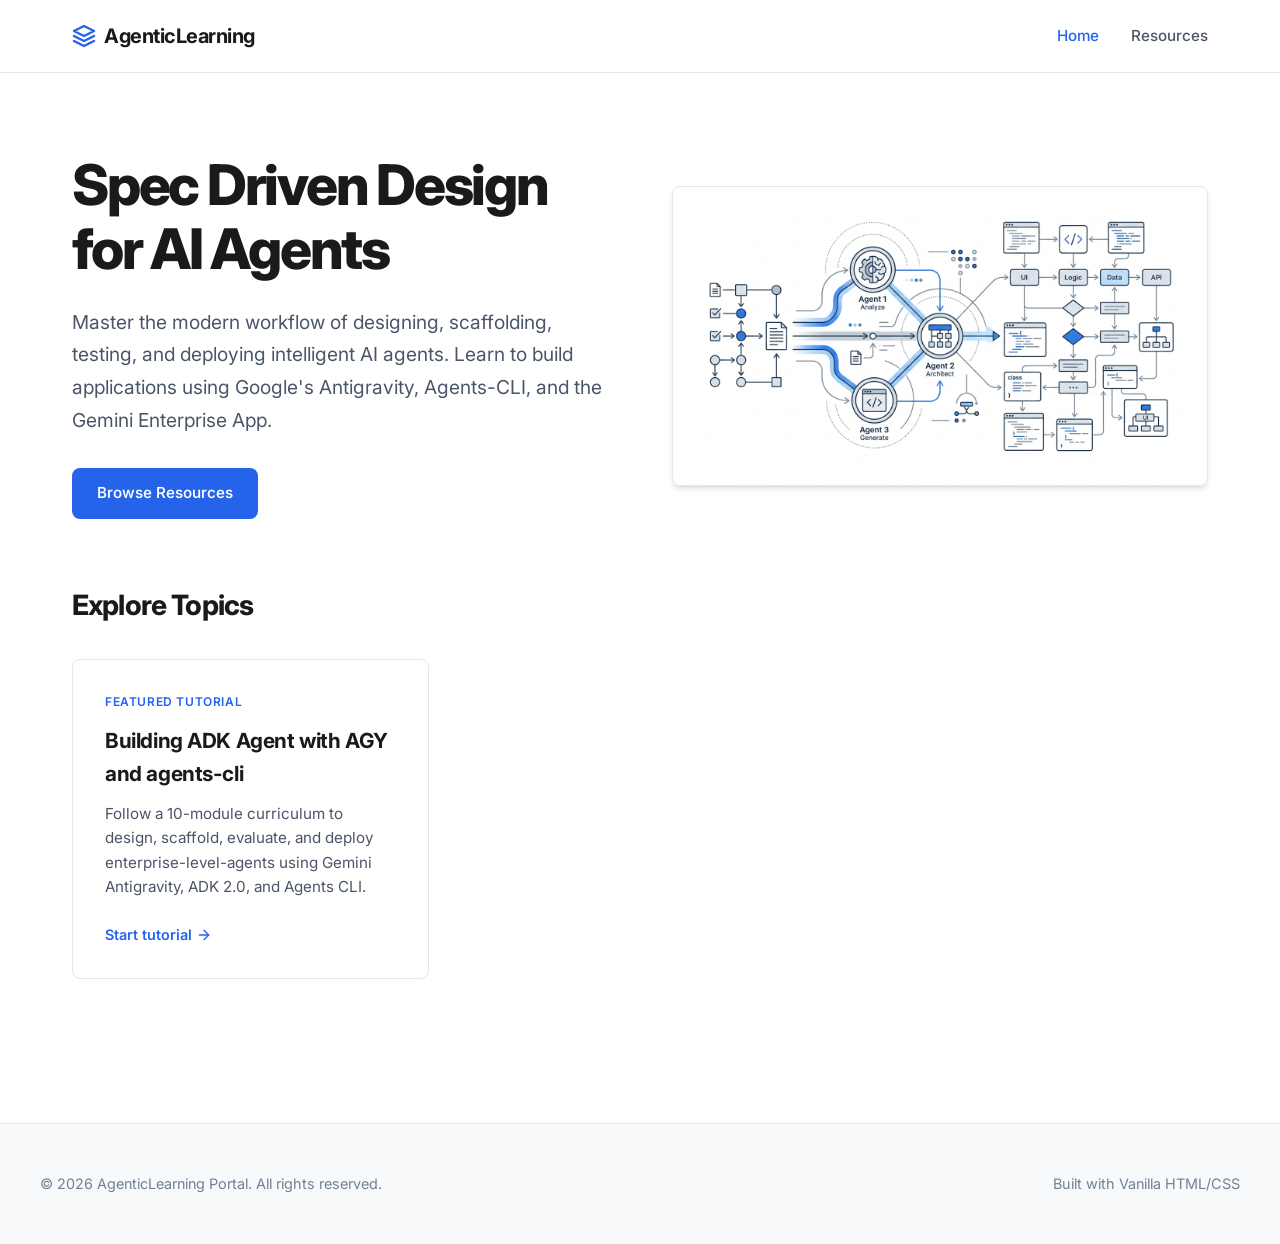
<file: index.html>
<!DOCTYPE html>
<html lang="en">
<head>
  <meta charset="UTF-8">
  <meta name="viewport" content="width=device-width, initial-scale=1.0">
  <title>Training Materials | Spec Driven Design & AI Agents</title>
  <meta name="description" content="Explore comprehensive guides and tutorials on Spec Driven Design with Antigravity, Agents-CLI, and Gemini Enterprise.">
  
  <!-- Google Fonts: Inter -->
  <link rel="preconnect" href="https://fonts.googleapis.com">
  <link rel="preconnect" href="https://fonts.gstatic.com" crossorigin>
  <link href="https://fonts.googleapis.com/css2?family=Inter:wght@400;500;600;700;800&display=swap" rel="stylesheet">
  
  <!-- Custom CSS -->
  <link rel="stylesheet" href="style.css">
</head>
<body>

  <!-- Header / Navigation -->
  <header>
    <div class="nav-container">
      <a href="index.html" class="logo-link">
        <svg class="logo-icon" width="24" height="24" viewBox="0 0 24 24" fill="none" stroke="currentColor" stroke-width="2.5" stroke-linecap="round" stroke-linejoin="round">
          <polygon points="12 2 2 7 12 12 22 7 12 2"></polygon>
          <polyline points="2 17 12 22 22 17"></polyline>
          <polyline points="2 12 12 17 22 12"></polyline>
        </svg>
        <span>AgenticLearning</span>
      </a>
      <nav>
        <ul>
          <li><a href="index.html" class="active">Home</a></li>
          <li><a href="resources.html">Resources</a></li>
        </ul>
      </nav>
    </div>
  </header>

  <!-- Main Content -->
  <main>
    <!-- Hero Section -->
    <section class="hero">
      <div class="hero-content">
        <h1>Spec Driven Design for AI Agents</h1>
        <p>Master the modern workflow of designing, scaffolding, testing, and deploying intelligent AI agents. Learn to build applications using Google's Antigravity, Agents-CLI, and the Gemini Enterprise App.</p>
        <div class="hero-buttons">
          <a href="resources.html" class="btn btn-primary">Browse Resources</a>
        </div>
      </div>
      <div class="hero-image-container">
        <img class="hero-image" src="assets/agent_spec_design.jpg" alt="Technical illustration of speculative design with collaborative AI agents analyzing, architecting, and generating code.">
      </div>
    </section>

    <!-- Grid Cards for Navigation/Categories -->
    <section>
      <h2 class="section-title">Explore Topics</h2>
      <div class="grid-cards">
        <a href="build-adk-agent-with-agy-and-agents-cli.html" class="card">
          <div class="card-tag">Featured Tutorial</div>
          <h3>Building ADK Agent with AGY and agents-cli</h3>
          <p>Follow a 10-module curriculum to design, scaffold, evaluate, and deploy enterprise-level-agents using Gemini Antigravity, ADK 2.0, and Agents CLI.</p>
          <div class="card-link">
            <span>Start tutorial</span>
            <svg width="16" height="16" viewBox="0 0 24 24" fill="none" stroke="currentColor" stroke-width="2" stroke-linecap="round" stroke-linejoin="round"><line x1="5" y1="12" x2="19" y2="12"></line><polyline points="12 5 19 12 12 19"></polyline></svg>
          </div>
        </a>
      </div>
    </section>

  </main>

  <!-- Footer -->
  <footer>
    <div class="footer-container">
      <p>&copy; 2026 AgenticLearning Portal. All rights reserved.</p>
      <p>Built with Vanilla HTML/CSS</p>
    </div>
  </footer>

</body>
</html>
</file>
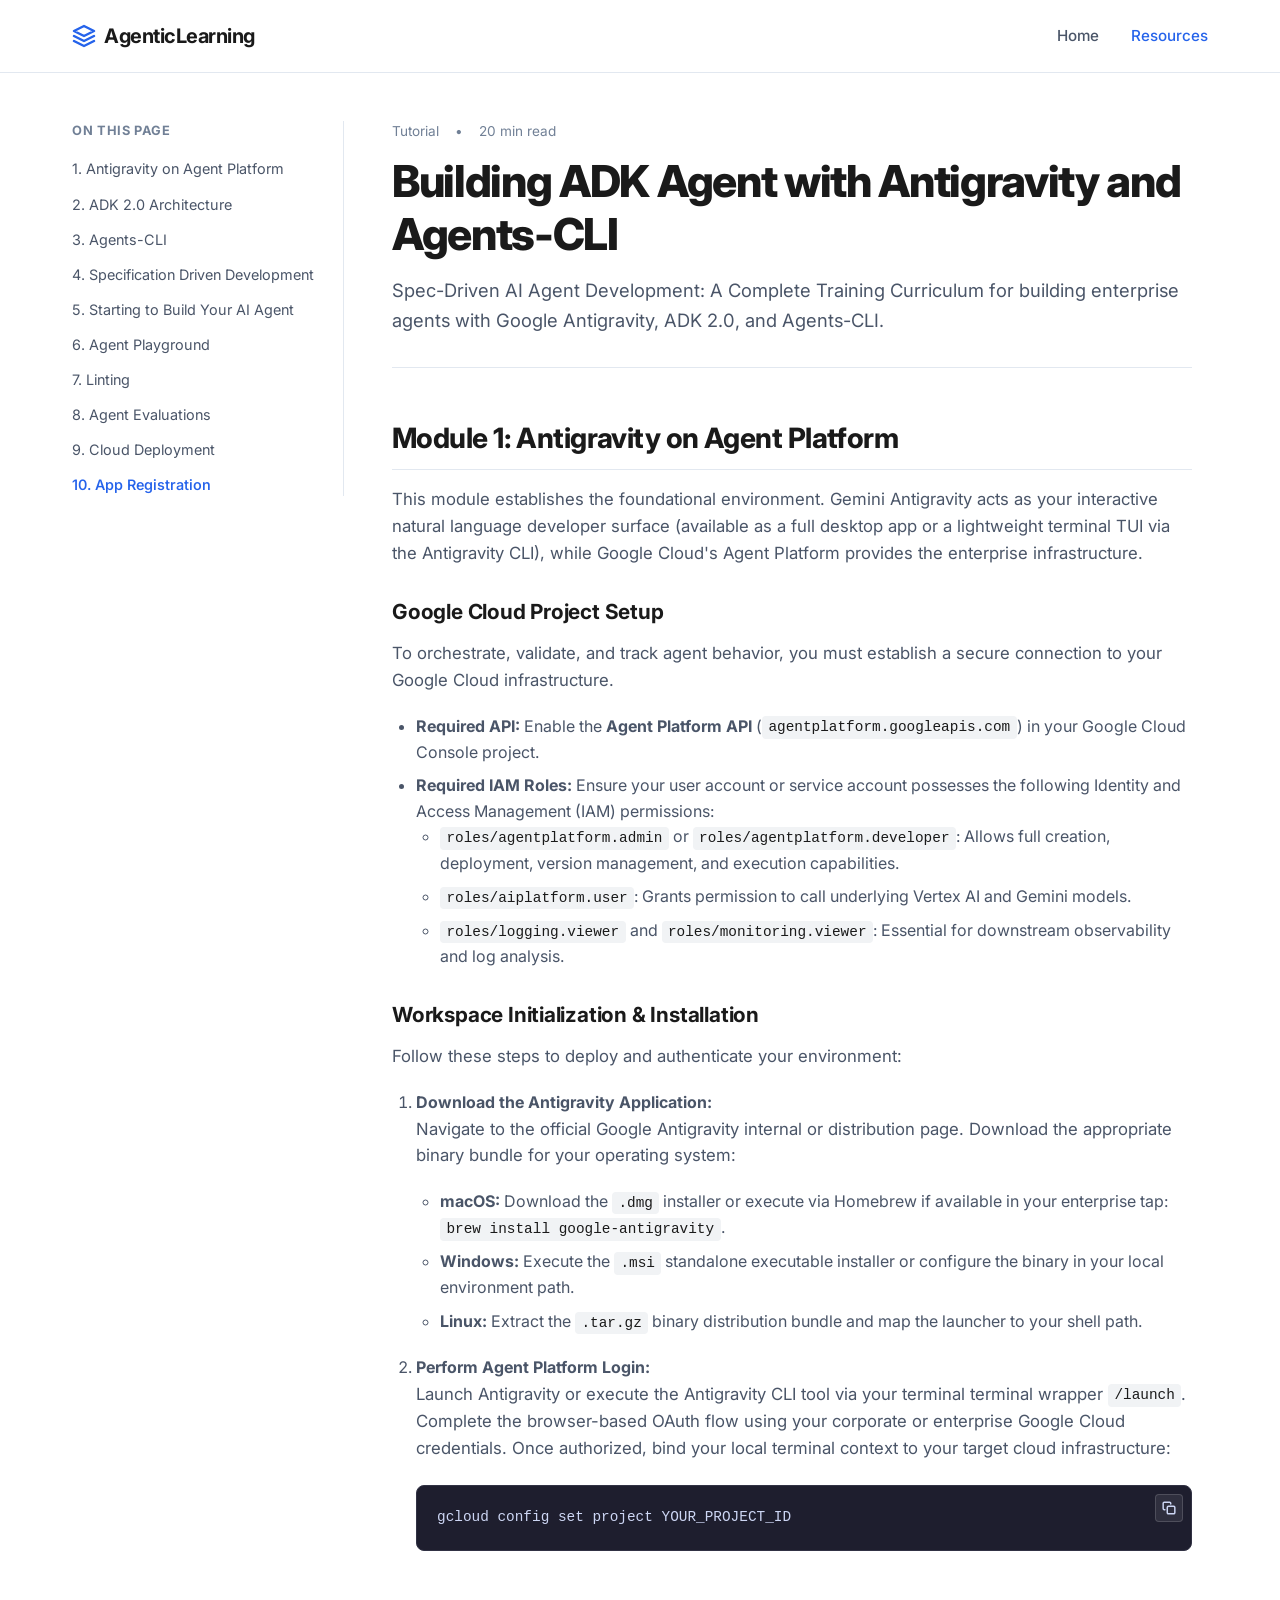
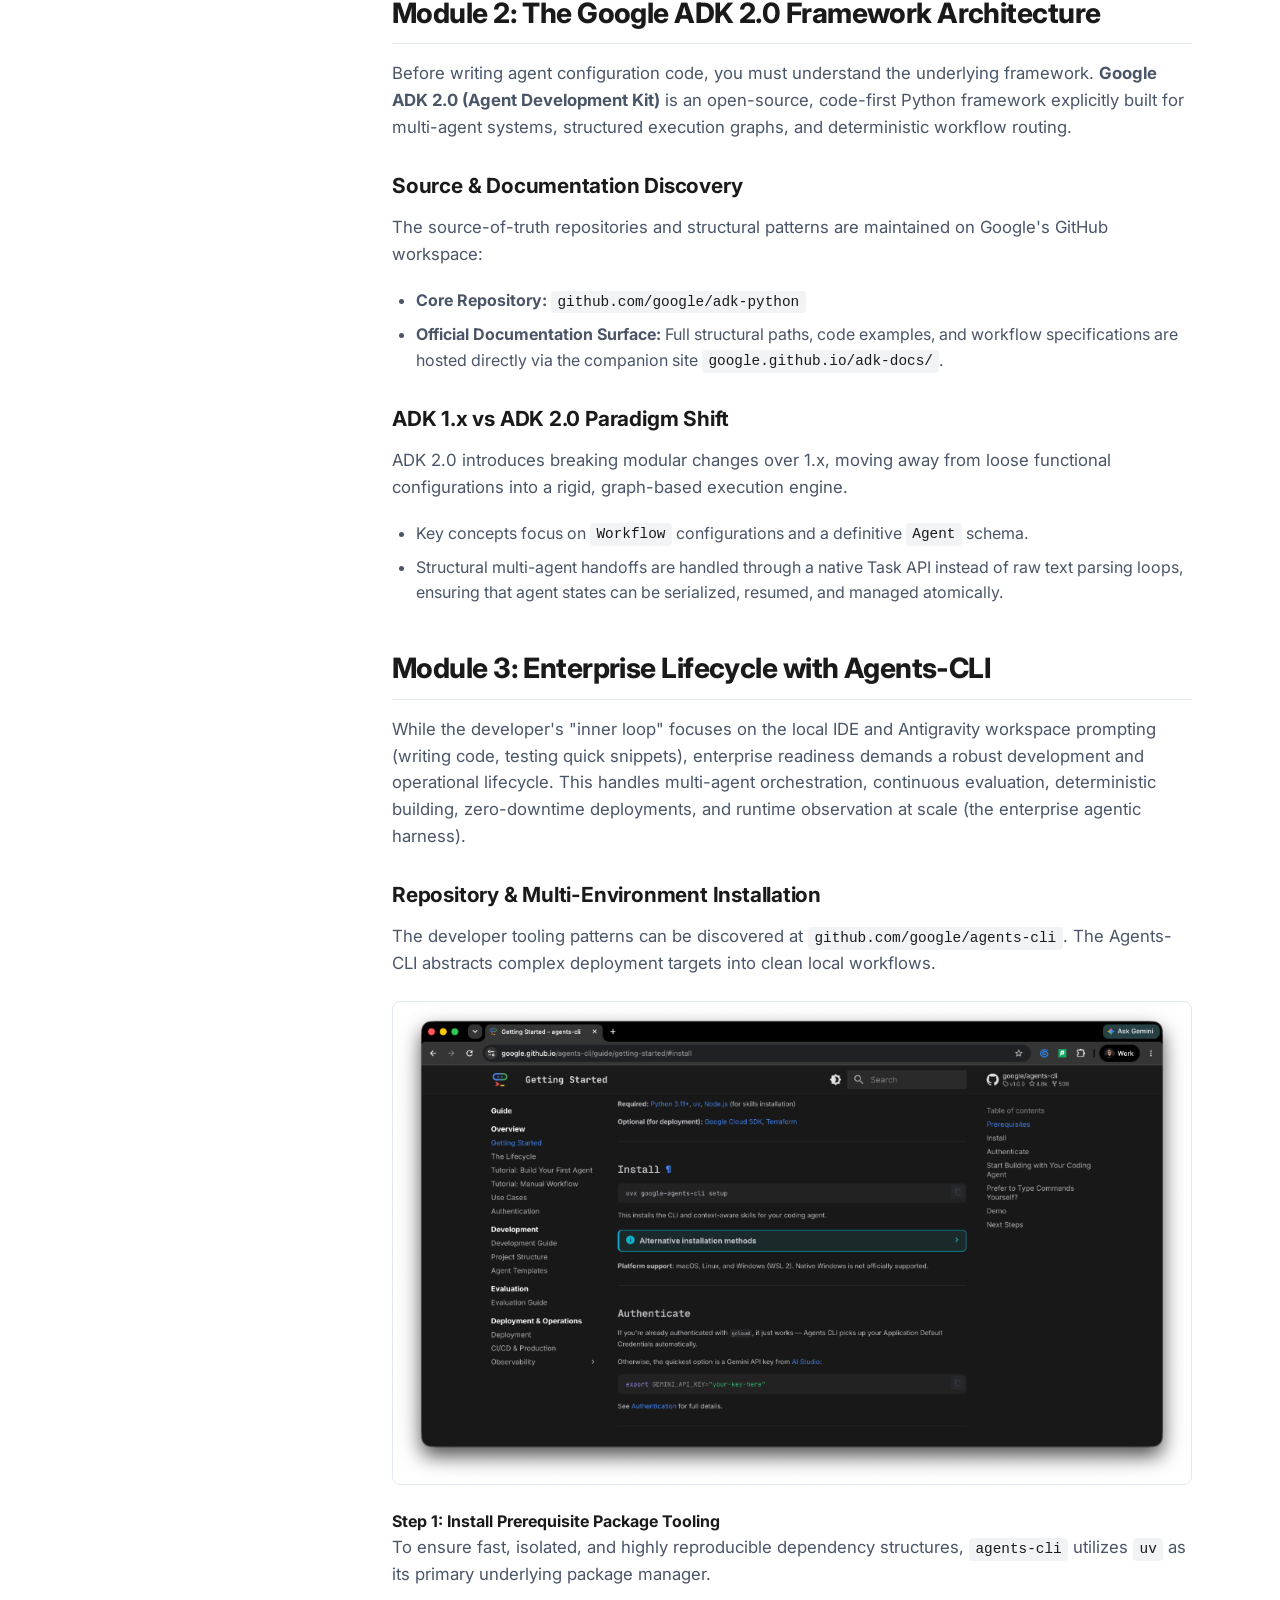
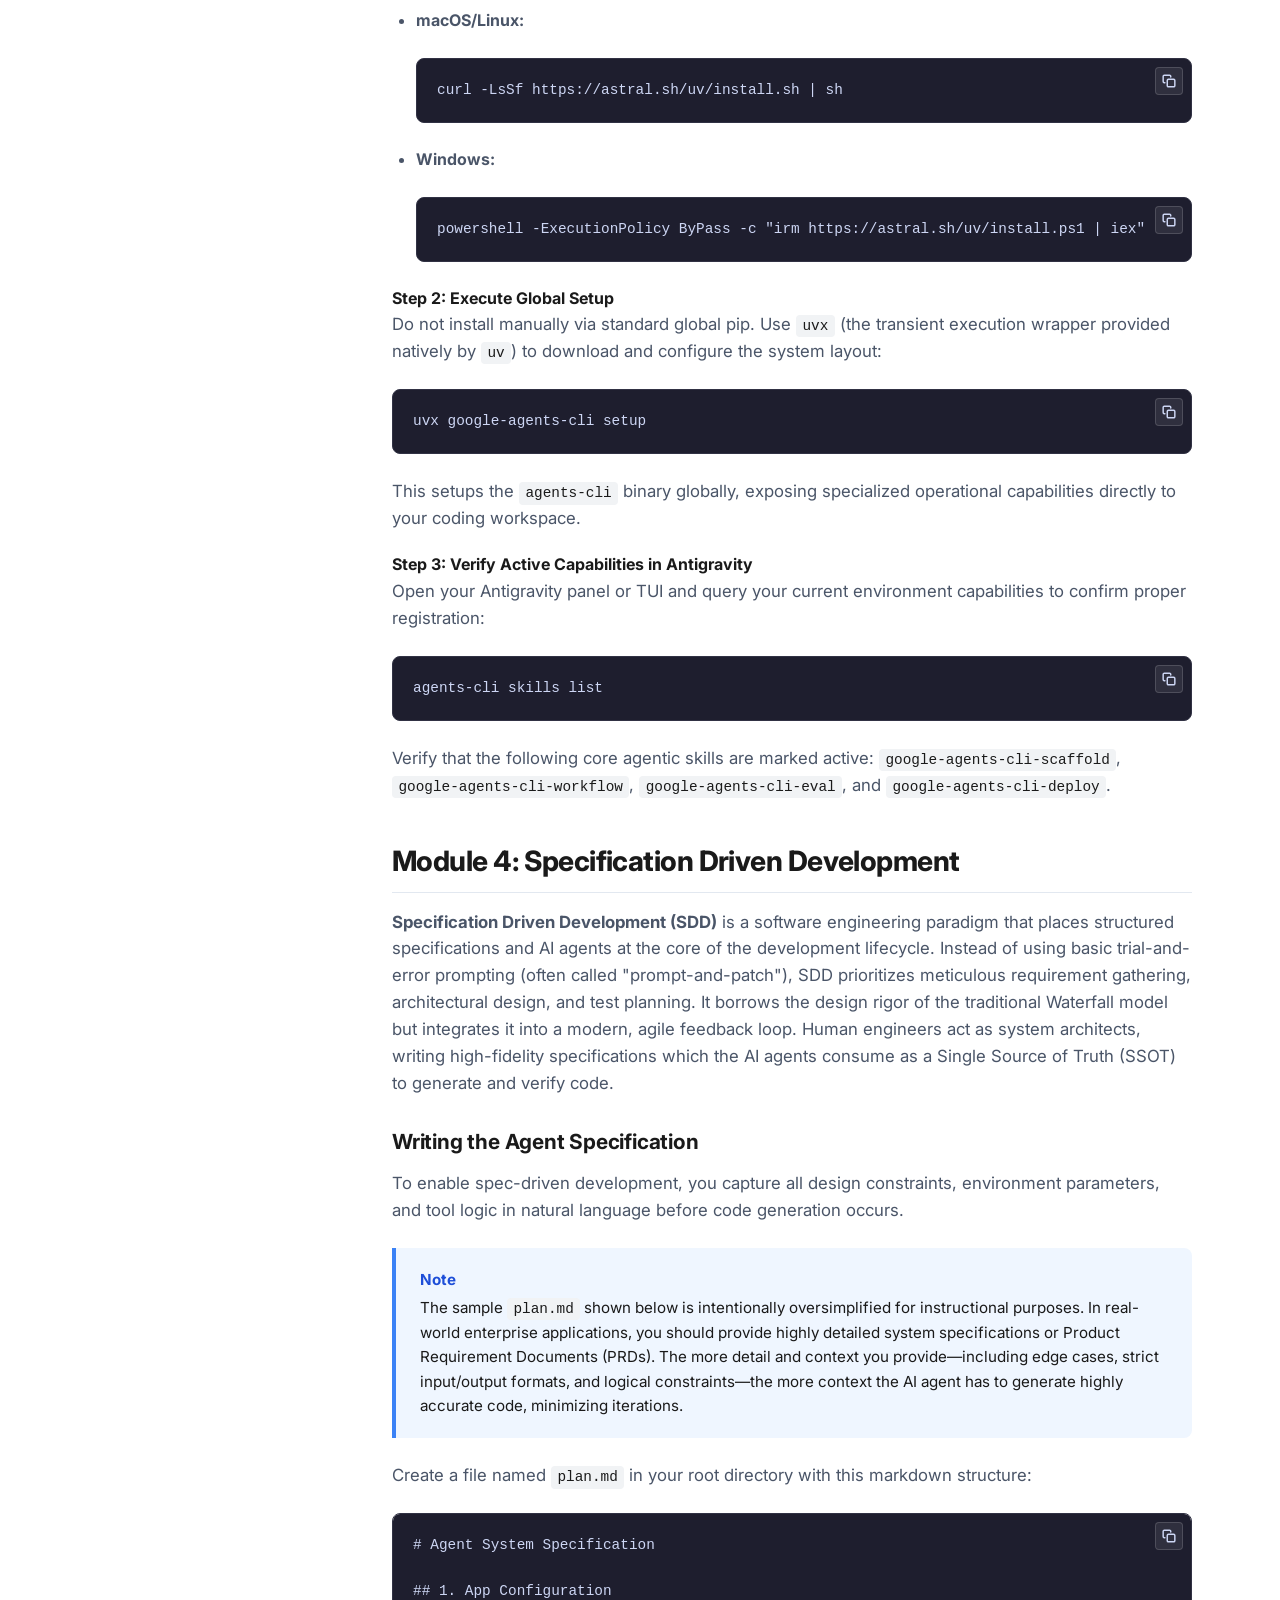
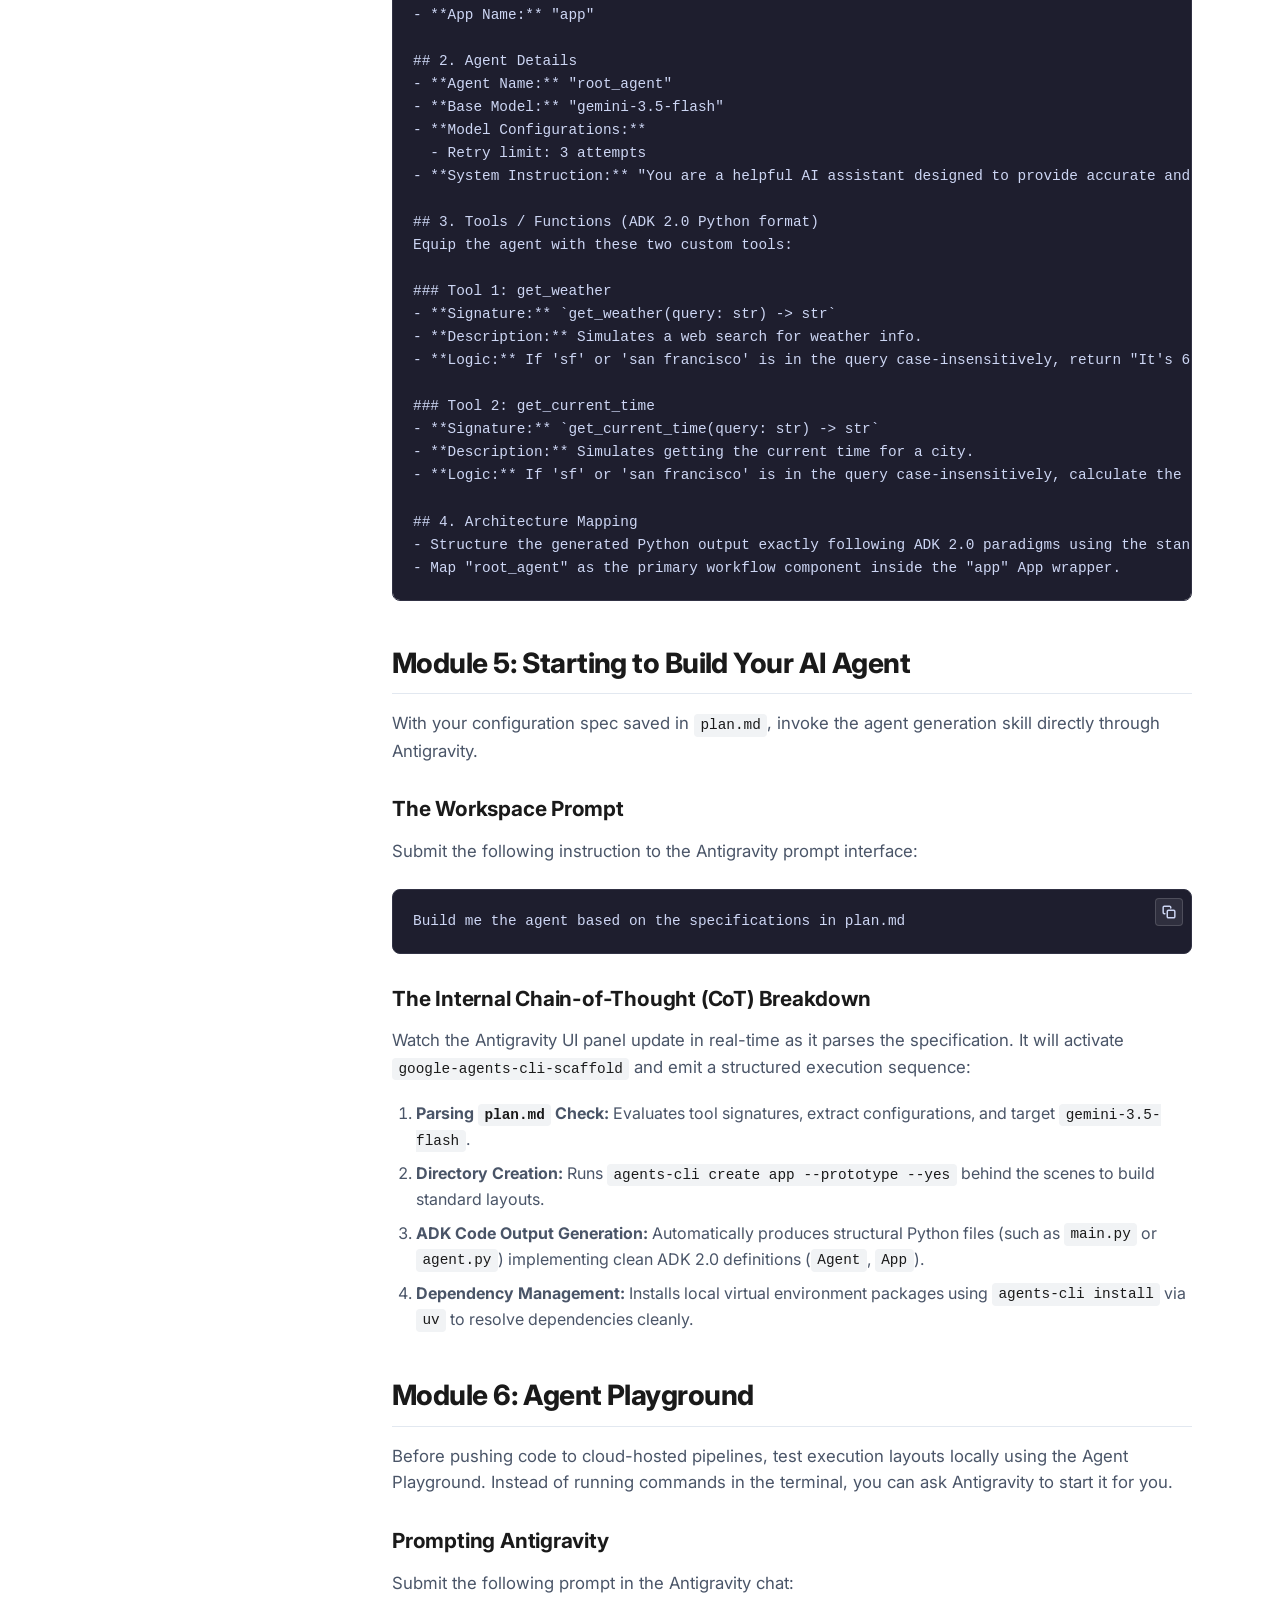
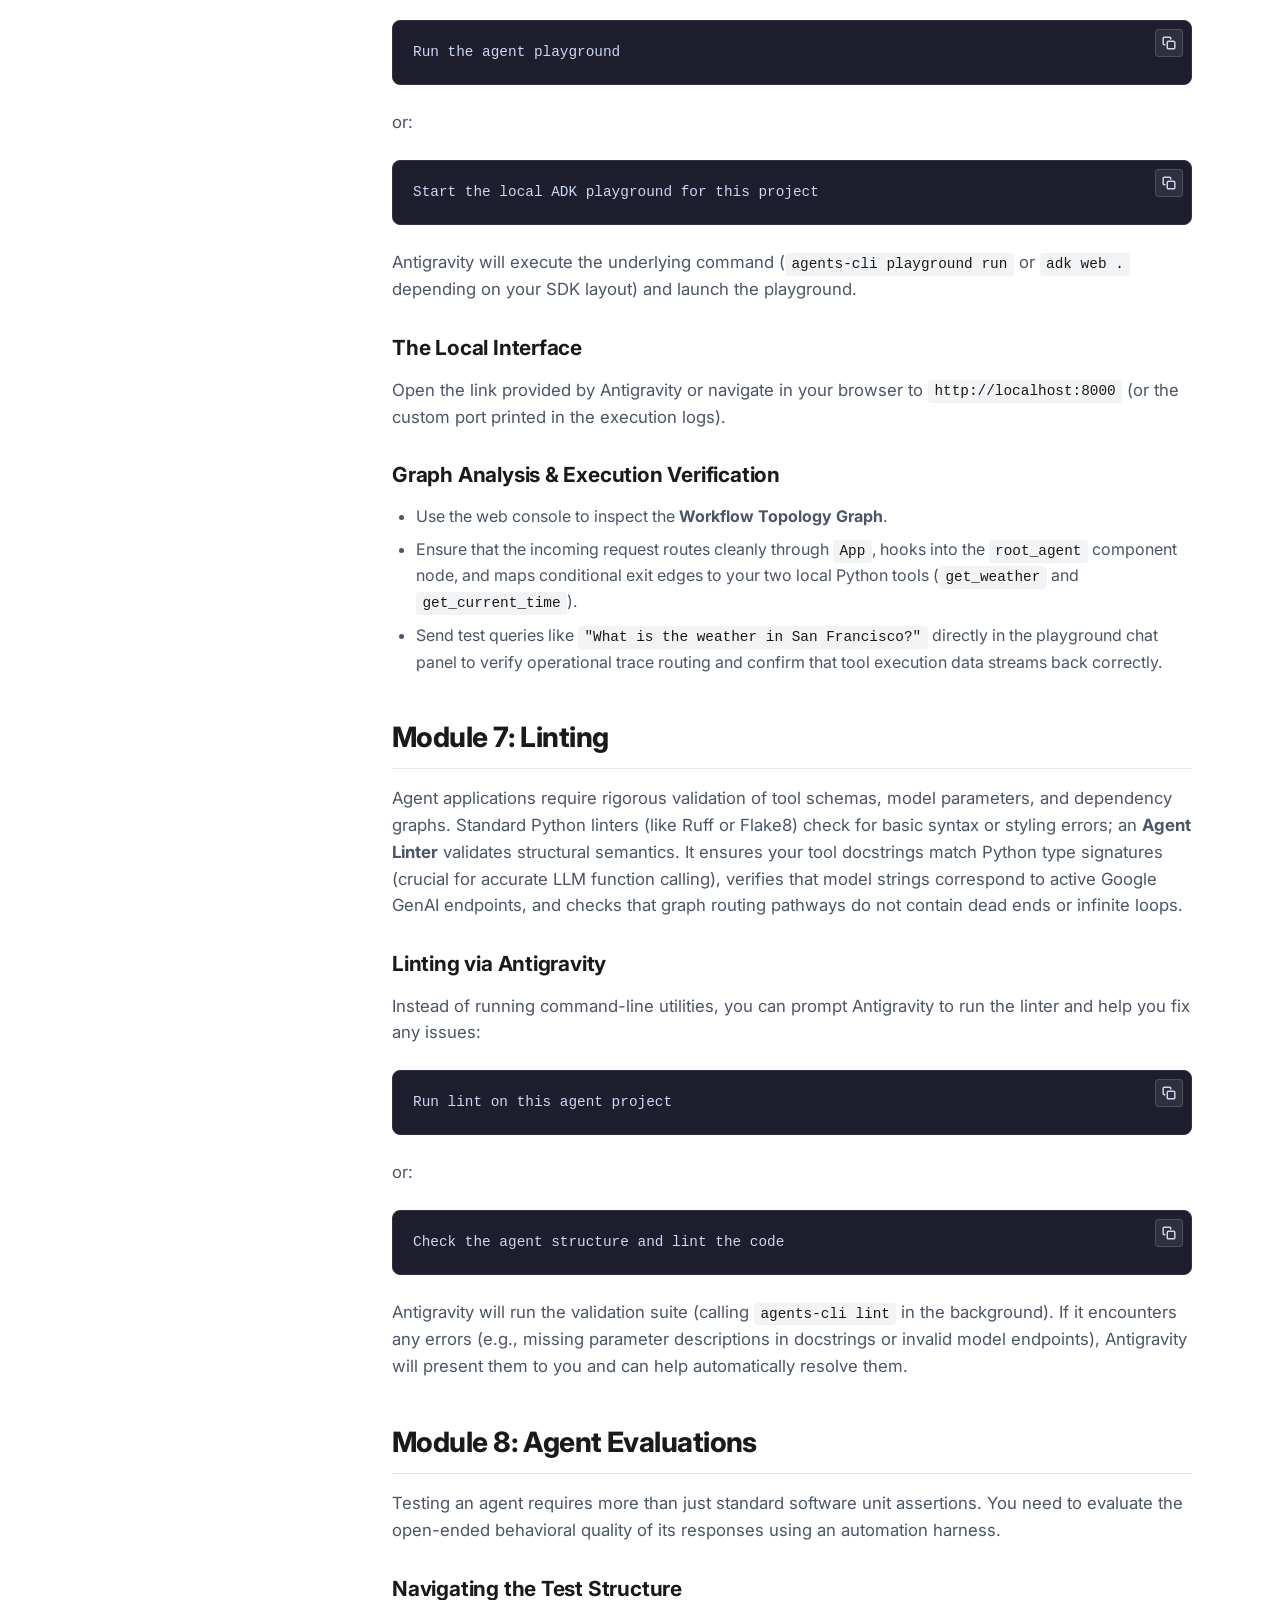
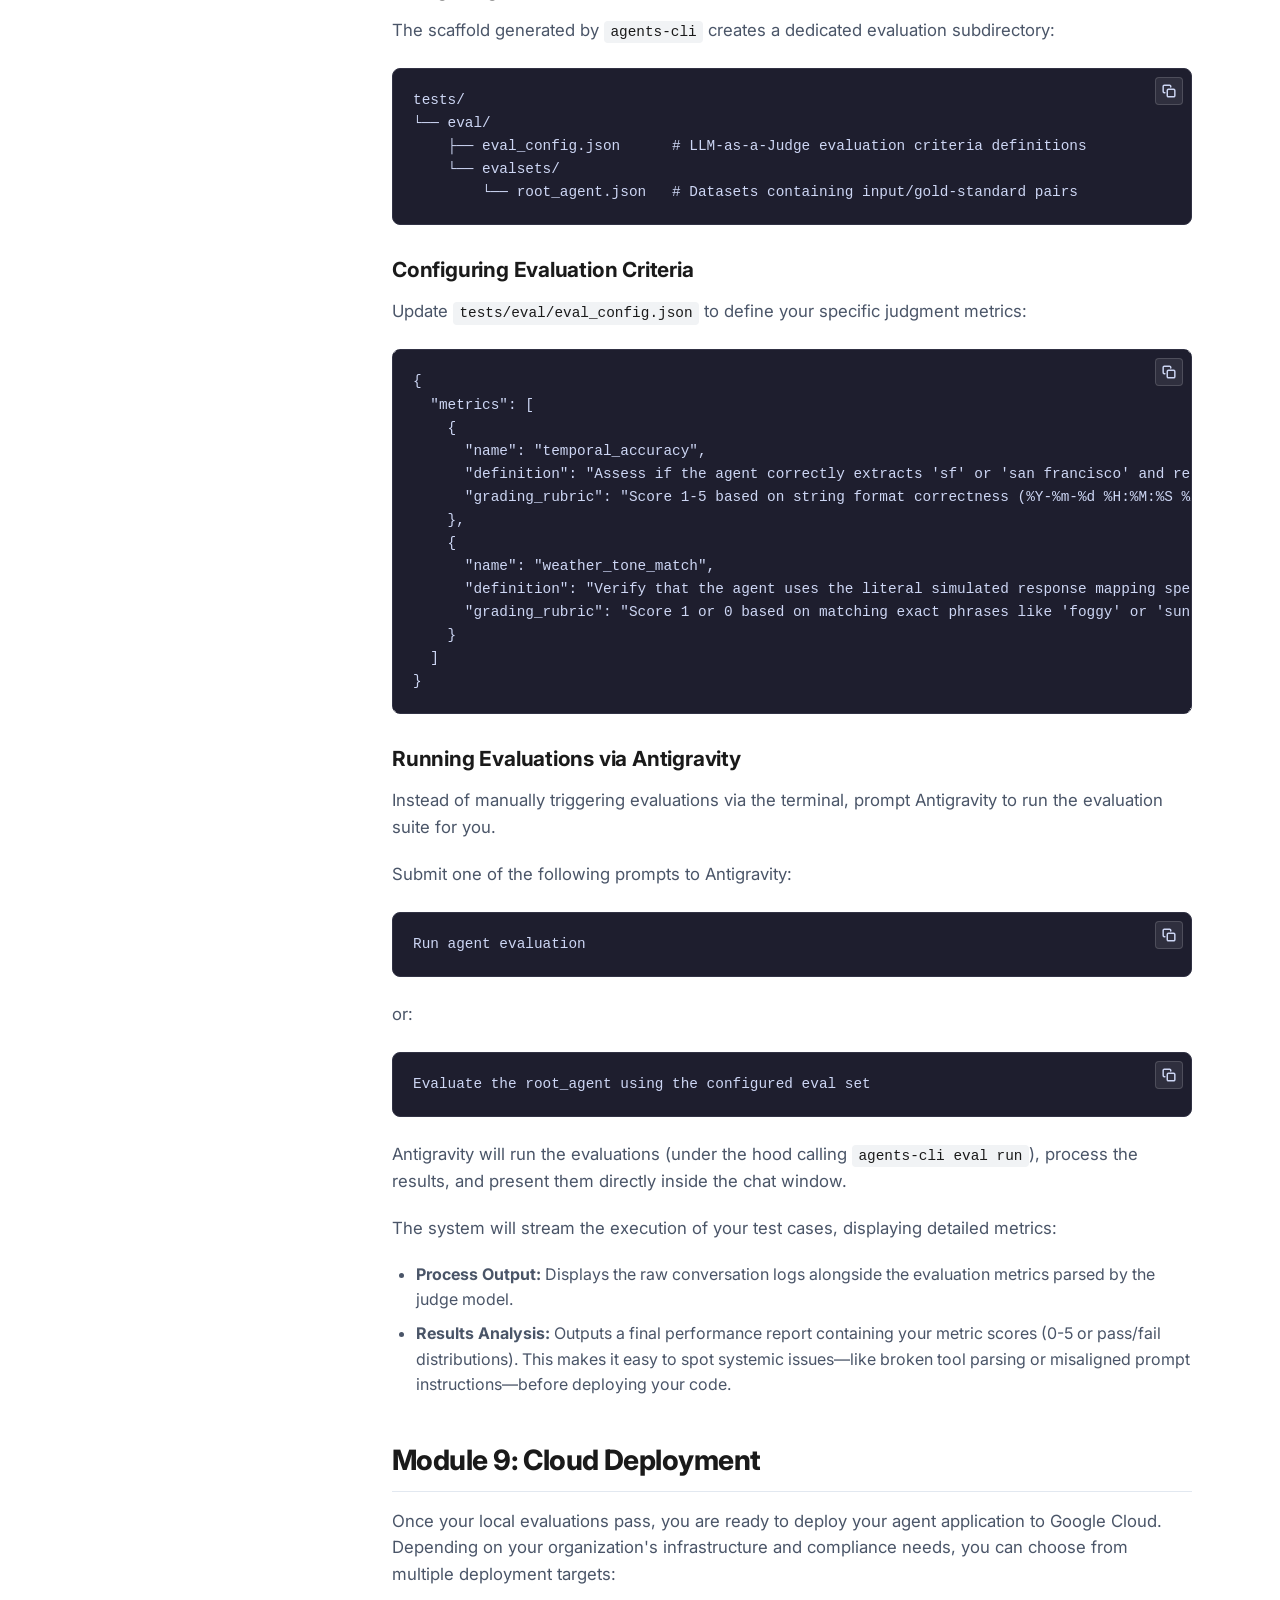
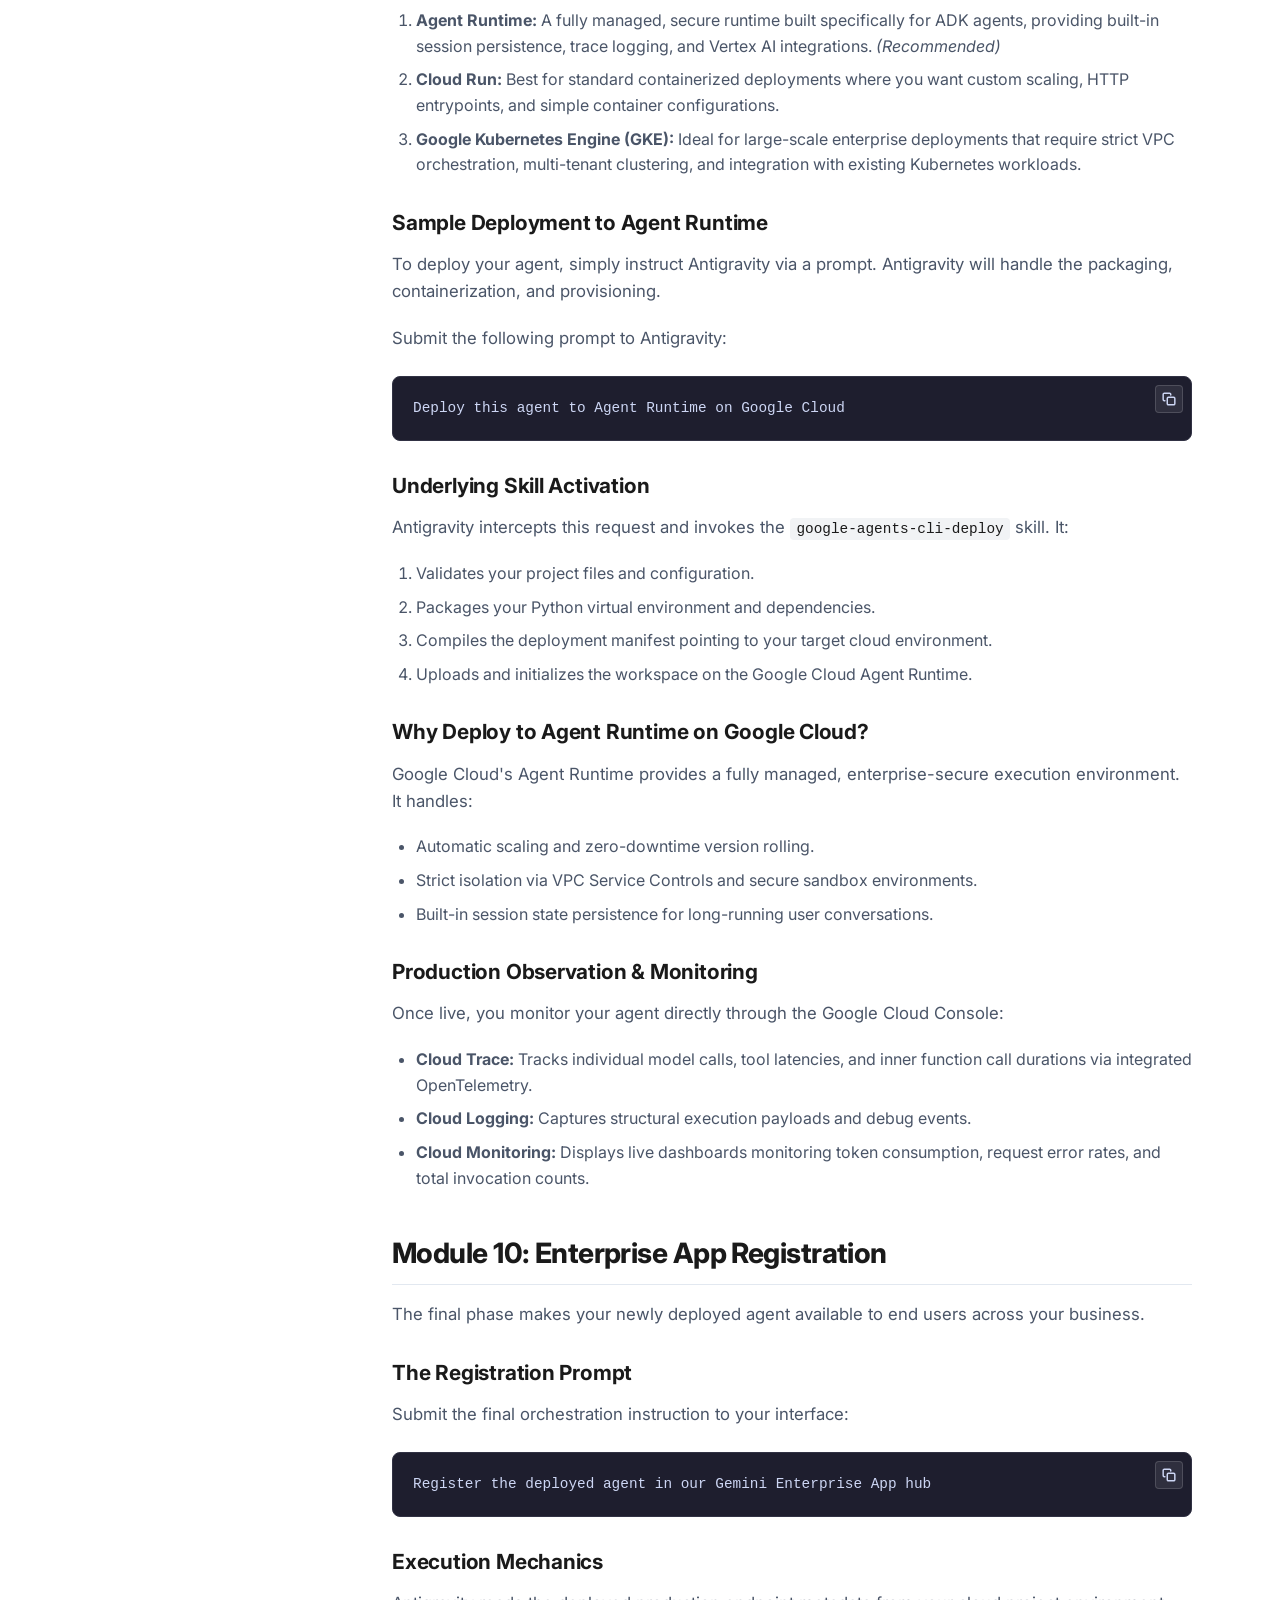
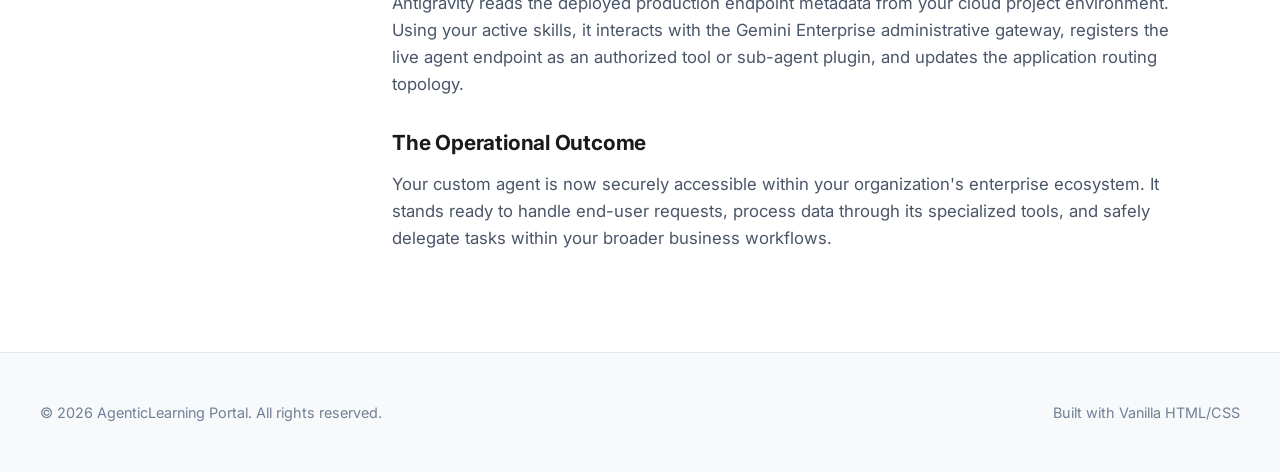
<file: build-adk-agent-with-agy-and-agents-cli.html>
<!DOCTYPE html>
<html lang="en">
<head>
  <meta charset="UTF-8">
  <meta name="viewport" content="width=device-width, initial-scale=1.0">
  <title>Building ADK Agent with Antigravity and Agents-CLI | AgenticLearning</title>
  <meta name="description" content="A complete training curriculum on building enterprise agents with Google Antigravity, ADK 2.0, and Agents-CLI.">
  
  <!-- Google Fonts: Inter -->
  <link rel="preconnect" href="https://fonts.googleapis.com">
  <link rel="preconnect" href="https://fonts.gstatic.com" crossorigin>
  <link href="https://fonts.googleapis.com/css2?family=Inter:wght@400;500;600;700;800&display=swap" rel="stylesheet">
  
  <!-- Custom CSS -->
  <link rel="stylesheet" href="style.css">
</head>
<body>

  <!-- Header / Navigation -->
  <header>
    <div class="nav-container">
      <a href="index.html" class="logo-link">
        <svg class="logo-icon" width="24" height="24" viewBox="0 0 24 24" fill="none" stroke="currentColor" stroke-width="2.5" stroke-linecap="round" stroke-linejoin="round">
          <polygon points="12 2 2 7 12 12 22 7 12 2"></polygon>
          <polyline points="2 17 12 22 22 17"></polyline>
          <polyline points="2 12 12 17 22 12"></polyline>
        </svg>
        <span>AgenticLearning</span>
      </a>
      <nav>
        <ul>
          <li><a href="index.html">Home</a></li>
          <li><a href="resources.html" class="active">Resources</a></li>
        </ul>
      </nav>
    </div>
  </header>

  <!-- Main Content -->
  <main>
    <div class="article-container">
      
      <!-- Table of Contents Sidebar -->
      <aside class="sidebar-toc">
        <div class="toc-title">On This Page</div>
        <ul>
          <li><a href="#module-1" class="active">1. Antigravity on Agent Platform</a></li>
          <li><a href="#module-2">2. ADK 2.0 Architecture</a></li>
          <li><a href="#module-3">3. Agents-CLI</a></li>
          <li><a href="#module-4">4. Specification Driven Development</a></li>
          <li><a href="#module-5">5. Starting to Build Your AI Agent</a></li>
          <li><a href="#module-6">6. Agent Playground</a></li>
          <li><a href="#module-7">7. Linting</a></li>
          <li><a href="#module-8">8. Agent Evaluations</a></li>
          <li><a href="#module-9">9. Cloud Deployment</a></li>
          <li><a href="#module-10">10. App Registration</a></li>
        </ul>
      </aside>

      <!-- Article Content -->
      <article class="article-content">
        <header class="article-header">
          <div class="article-meta">
            <span>Tutorial</span>
            <span>&bull;</span>
            <span>20 min read</span>
          </div>
          <h1 class="article-title">Building ADK Agent with Antigravity and Agents-CLI</h1>
          <p class="article-desc">Spec-Driven AI Agent Development: A Complete Training Curriculum for building enterprise agents with Google Antigravity, ADK 2.0, and Agents-CLI.</p>
        </header>

        <div class="article-body">
          <section id="module-1">
            <h2>Module 1: Antigravity on Agent Platform</h2>
            <p>This module establishes the foundational environment. Gemini Antigravity acts as your interactive natural language developer surface (available as a full desktop app or a lightweight terminal TUI via the Antigravity CLI), while Google Cloud's Agent Platform provides the enterprise infrastructure.</p>

            <h3>Google Cloud Project Setup</h3>
            <p>To orchestrate, validate, and track agent behavior, you must establish a secure connection to your Google Cloud infrastructure.</p>
            <ul>
              <li><strong>Required API:</strong> Enable the <strong>Agent Platform API</strong> (<code>agentplatform.googleapis.com</code>) in your Google Cloud Console project.</li>
              <li><strong>Required IAM Roles:</strong> Ensure your user account or service account possesses the following Identity and Access Management (IAM) permissions:
                <ul>
                  <li><code>roles/agentplatform.admin</code> or <code>roles/agentplatform.developer</code>: Allows full creation, deployment, version management, and execution capabilities.</li>
                  <li><code>roles/aiplatform.user</code>: Grants permission to call underlying Vertex AI and Gemini models.</li>
                  <li><code>roles/logging.viewer</code> and <code>roles/monitoring.viewer</code>: Essential for downstream observability and log analysis.</li>
                </ul>
              </li>
            </ul>

            <h3>Workspace Initialization & Installation</h3>
            <p>Follow these steps to deploy and authenticate your environment:</p>
            <ol>
              <li>
                <strong>Download the Antigravity Application:</strong>
                <p>Navigate to the official Google Antigravity internal or distribution page. Download the appropriate binary bundle for your operating system:</p>
                <ul>
                  <li><strong>macOS:</strong> Download the <code>.dmg</code> installer or execute via Homebrew if available in your enterprise tap: <code>brew install google-antigravity</code>.</li>
                  <li><strong>Windows:</strong> Execute the <code>.msi</code> standalone executable installer or configure the binary in your local environment path.</li>
                  <li><strong>Linux:</strong> Extract the <code>.tar.gz</code> binary distribution bundle and map the launcher to your shell path.</li>
                </ul>
              </li>
              <li>
                <strong>Perform Agent Platform Login:</strong>
                <p>Launch Antigravity or execute the Antigravity CLI tool via your terminal terminal wrapper <code>/launch</code>. Complete the browser-based OAuth flow using your corporate or enterprise Google Cloud credentials. Once authorized, bind your local terminal context to your target cloud infrastructure:</p>
                <pre><code>gcloud config set project YOUR_PROJECT_ID</code></pre>
              </li>
            </ol>
          </section>

          <section id="module-2">
            <h2>Module 2: The Google ADK 2.0 Framework Architecture</h2>
            <p>Before writing agent configuration code, you must understand the underlying framework. <strong>Google ADK 2.0 (Agent Development Kit)</strong> is an open-source, code-first Python framework explicitly built for multi-agent systems, structured execution graphs, and deterministic workflow routing.</p>

            <h3>Source & Documentation Discovery</h3>
            <p>The source-of-truth repositories and structural patterns are maintained on Google's GitHub workspace:</p>
            <ul>
              <li><strong>Core Repository:</strong> <code>github.com/google/adk-python</code></li>
              <li><strong>Official Documentation Surface:</strong> Full structural paths, code examples, and workflow specifications are hosted directly via the companion site <code>google.github.io/adk-docs/</code>.</li>
            </ul>

            <h3>ADK 1.x vs ADK 2.0 Paradigm Shift</h3>
            <p>ADK 2.0 introduces breaking modular changes over 1.x, moving away from loose functional configurations into a rigid, graph-based execution engine.</p>
            <ul>
              <li>Key concepts focus on <code>Workflow</code> configurations and a definitive <code>Agent</code> schema.</li>
              <li>Structural multi-agent handoffs are handled through a native Task API instead of raw text parsing loops, ensuring that agent states can be serialized, resumed, and managed atomically.</li>
            </ul>
          </section>

          <section id="module-3">
            <h2>Module 3: Enterprise Lifecycle with Agents-CLI</h2>
            <p>While the developer's "inner loop" focuses on the local IDE and Antigravity workspace prompting (writing code, testing quick snippets), enterprise readiness demands a robust development and operational lifecycle. This handles multi-agent orchestration, continuous evaluation, deterministic building, zero-downtime deployments, and runtime observation at scale (the enterprise agentic harness).</p>

            <h3>Repository & Multi-Environment Installation</h3>
            <p>The developer tooling patterns can be discovered at <code>github.com/google/agents-cli</code>. The Agents-CLI abstracts complex deployment targets into clean local workflows.</p>
            <img src="assets/agents_cli_install.png" alt="Getting Started with agents-cli">

            <h4>Step 1: Install Prerequisite Package Tooling</h4>
            <p>To ensure fast, isolated, and highly reproducible dependency structures, <code>agents-cli</code> utilizes <code>uv</code> as its primary underlying package manager.</p>
            <ul>
              <li>
                <strong>macOS/Linux:</strong>
                <pre><code>curl -LsSf https://astral.sh/uv/install.sh | sh</code></pre>
              </li>
              <li>
                <strong>Windows:</strong>
                <pre><code>powershell -ExecutionPolicy ByPass -c "irm https://astral.sh/uv/install.ps1 | iex"</code></pre>
              </li>
            </ul>

            <h4>Step 2: Execute Global Setup</h4>
            <p>Do not install manually via standard global pip. Use <code>uvx</code> (the transient execution wrapper provided natively by <code>uv</code>) to download and configure the system layout:</p>
            <pre><code>uvx google-agents-cli setup</code></pre>
            <p>This setups the <code>agents-cli</code> binary globally, exposing specialized operational capabilities directly to your coding workspace.</p>

            <h4>Step 3: Verify Active Capabilities in Antigravity</h4>
            <p>Open your Antigravity panel or TUI and query your current environment capabilities to confirm proper registration:</p>
            <pre><code>agents-cli skills list</code></pre>
            <p>Verify that the following core agentic skills are marked active: <code>google-agents-cli-scaffold</code>, <code>google-agents-cli-workflow</code>, <code>google-agents-cli-eval</code>, and <code>google-agents-cli-deploy</code>.</p>
          </section>

          <section id="module-4">
            <h2>Module 4: Specification Driven Development</h2>
            <p><strong>Specification Driven Development (SDD)</strong> is a software engineering paradigm that places structured specifications and AI agents at the core of the development lifecycle. Instead of using basic trial-and-error prompting (often called "prompt-and-patch"), SDD prioritizes meticulous requirement gathering, architectural design, and test planning. It borrows the design rigor of the traditional Waterfall model but integrates it into a modern, agile feedback loop. Human engineers act as system architects, writing high-fidelity specifications which the AI agents consume as a Single Source of Truth (SSOT) to generate and verify code.</p>

            <h3>Writing the Agent Specification</h3>
            <p>To enable spec-driven development, you capture all design constraints, environment parameters, and tool logic in natural language before code generation occurs.</p>

            <div class="callout callout-info">
              <div class="callout-title">Note</div>
              <p>The sample <code>plan.md</code> shown below is intentionally oversimplified for instructional purposes. In real-world enterprise applications, you should provide highly detailed system specifications or Product Requirement Documents (PRDs). The more detail and context you provide—including edge cases, strict input/output formats, and logical constraints—the more context the AI agent has to generate highly accurate code, minimizing iterations.</p>
            </div>

            <p>Create a file named <code>plan.md</code> in your root directory with this markdown structure:</p>

            <pre><code># Agent System Specification

## 1. App Configuration
- **App Name:** "app"

## 2. Agent Details
- **Agent Name:** "root_agent"
- **Base Model:** "gemini-3.5-flash"
- **Model Configurations:** 
  - Retry limit: 3 attempts
- **System Instruction:** "You are a helpful AI assistant designed to provide accurate and useful information."

## 3. Tools / Functions (ADK 2.0 Python format)
Equip the agent with these two custom tools:

### Tool 1: get_weather
- **Signature:** `get_weather(query: str) -> str`
- **Description:** Simulates a web search for weather info.
- **Logic:** If 'sf' or 'san francisco' is in the query case-insensitively, return "It's 60 degrees and foggy.", otherwise return "It's 90 degrees and sunny."

### Tool 2: get_current_time
- **Signature:** `get_current_time(query: str) -> str`
- **Description:** Simulates getting the current time for a city.
- **Logic:** If 'sf' or 'san francisco' is in the query case-insensitively, calculate the current time using the 'America/Los_Angeles' timezone and format it as '%Y-%m-%d %H:%M:%S %Z%z'. Otherwise, return "Sorry, I don't have timezone information for query: {query}."

## 4. Architecture Mapping
- Structure the generated Python output exactly following ADK 2.0 paradigms using the standard `from google.adk import Agent, App` structure.
- Map "root_agent" as the primary workflow component inside the "app" App wrapper.</code></pre>
          </section>

          <section id="module-5">
            <h2>Module 5: Starting to Build Your AI Agent</h2>
            <p>With your configuration spec saved in <code>plan.md</code>, invoke the agent generation skill directly through Antigravity.</p>

            <h3>The Workspace Prompt</h3>
            <p>Submit the following instruction to the Antigravity prompt interface:</p>
            <pre><code>Build me the agent based on the specifications in plan.md</code></pre>

            <h3>The Internal Chain-of-Thought (CoT) Breakdown</h3>
            <p>Watch the Antigravity UI panel update in real-time as it parses the specification. It will activate <code>google-agents-cli-scaffold</code> and emit a structured execution sequence:</p>
            <ol>
              <li><strong>Parsing <code>plan.md</code> Check:</strong> Evaluates tool signatures, extract configurations, and target <code>gemini-3.5-flash</code>.</li>
              <li><strong>Directory Creation:</strong> Runs <code>agents-cli create app --prototype --yes</code> behind the scenes to build standard layouts.</li>
              <li><strong>ADK Code Output Generation:</strong> Automatically produces structural Python files (such as <code>main.py</code> or <code>agent.py</code>) implementing clean ADK 2.0 definitions (<code>Agent</code>, <code>App</code>).</li>
              <li><strong>Dependency Management:</strong> Installs local virtual environment packages using <code>agents-cli install</code> via <code>uv</code> to resolve dependencies cleanly.</li>
            </ol>
          </section>

          <section id="module-6">
            <h2>Module 6: Agent Playground</h2>
            <p>Before pushing code to cloud-hosted pipelines, test execution layouts locally using the Agent Playground. Instead of running commands in the terminal, you can ask Antigravity to start it for you.</p>

            <h3>Prompting Antigravity</h3>
            <p>Submit the following prompt in the Antigravity chat:</p>
            <pre><code>Run the agent playground</code></pre>
            <p>or:</p>
            <pre><code>Start the local ADK playground for this project</code></pre>
            <p>Antigravity will execute the underlying command (<code>agents-cli playground run</code> or <code>adk web .</code> depending on your SDK layout) and launch the playground.</p>

            <h3>The Local Interface</h3>
            <p>Open the link provided by Antigravity or navigate in your browser to <code>http://localhost:8000</code> (or the custom port printed in the execution logs).</p>

            <h3>Graph Analysis & Execution Verification</h3>
            <ul>
              <li>Use the web console to inspect the <strong>Workflow Topology Graph</strong>.</li>
              <li>Ensure that the incoming request routes cleanly through <code>App</code>, hooks into the <code>root_agent</code> component node, and maps conditional exit edges to your two local Python tools (<code>get_weather</code> and <code>get_current_time</code>).</li>
              <li>Send test queries like <code>"What is the weather in San Francisco?"</code> directly in the playground chat panel to verify operational trace routing and confirm that tool execution data streams back correctly.</li>
            </ul>
          </section>

          <section id="module-7">
            <h2>Module 7: Linting</h2>
            <p>Agent applications require rigorous validation of tool schemas, model parameters, and dependency graphs. Standard Python linters (like Ruff or Flake8) check for basic syntax or styling errors; an <strong>Agent Linter</strong> validates structural semantics. It ensures your tool docstrings match Python type signatures (crucial for accurate LLM function calling), verifies that model strings correspond to active Google GenAI endpoints, and checks that graph routing pathways do not contain dead ends or infinite loops.</p>

            <h3>Linting via Antigravity</h3>
            <p>Instead of running command-line utilities, you can prompt Antigravity to run the linter and help you fix any issues:</p>
            <pre><code>Run lint on this agent project</code></pre>
            <p>or:</p>
            <pre><code>Check the agent structure and lint the code</code></pre>
            <p>Antigravity will run the validation suite (calling <code>agents-cli lint</code> in the background). If it encounters any errors (e.g., missing parameter descriptions in docstrings or invalid model endpoints), Antigravity will present them to you and can help automatically resolve them.</p>
          </section>

          <section id="module-8">
            <h2>Module 8: Agent Evaluations</h2>
            <p>Testing an agent requires more than just standard software unit assertions. You need to evaluate the open-ended behavioral quality of its responses using an automation harness.</p>

            <h3>Navigating the Test Structure</h3>
            <p>The scaffold generated by <code>agents-cli</code> creates a dedicated evaluation subdirectory:</p>
            <pre><code>tests/
└── eval/
    ├── eval_config.json      # LLM-as-a-Judge evaluation criteria definitions
    └── evalsets/
        └── root_agent.json   # Datasets containing input/gold-standard pairs</code></pre>

            <h3>Configuring Evaluation Criteria</h3>
            <p>Update <code>tests/eval/eval_config.json</code> to define your specific judgment metrics:</p>
            <pre><code>{
  "metrics": [
    {
      "name": "temporal_accuracy",
      "definition": "Assess if the agent correctly extracts 'sf' or 'san francisco' and responds with the formatted timestamp containing PST/PDT indicators.",
      "grading_rubric": "Score 1-5 based on string format correctness (%Y-%m-%d %H:%M:%S %Z%z)."
    },
    {
      "name": "weather_tone_match",
      "definition": "Verify that the agent uses the literal simulated response mapping specified in the rules without hallucinating complex external forecasts.",
      "grading_rubric": "Score 1 or 0 based on matching exact phrases like 'foggy' or 'sunny'."
    }
  ]
}</code></pre>

            <h3>Running Evaluations via Antigravity</h3>
            <p>Instead of manually triggering evaluations via the terminal, prompt Antigravity to run the evaluation suite for you.</p>
            <p>Submit one of the following prompts to Antigravity:</p>
            <pre><code>Run agent evaluation</code></pre>
            <p>or:</p>
            <pre><code>Evaluate the root_agent using the configured eval set</code></pre>
            <p>Antigravity will run the evaluations (under the hood calling <code>agents-cli eval run</code>), process the results, and present them directly inside the chat window.</p>

            <p>The system will stream the execution of your test cases, displaying detailed metrics:</p>
            <ul>
              <li><strong>Process Output:</strong> Displays the raw conversation logs alongside the evaluation metrics parsed by the judge model.</li>
              <li><strong>Results Analysis:</strong> Outputs a final performance report containing your metric scores (0-5 or pass/fail distributions). This makes it easy to spot systemic issues—like broken tool parsing or misaligned prompt instructions—before deploying your code.</li>
            </ul>
          </section>

          <section id="module-9">
            <h2>Module 9: Cloud Deployment</h2>
            <p>Once your local evaluations pass, you are ready to deploy your agent application to Google Cloud. Depending on your organization's infrastructure and compliance needs, you can choose from multiple deployment targets:</p>
            <ol>
              <li><strong>Agent Runtime:</strong> A fully managed, secure runtime built specifically for ADK agents, providing built-in session persistence, trace logging, and Vertex AI integrations. <em>(Recommended)</em></li>
              <li><strong>Cloud Run:</strong> Best for standard containerized deployments where you want custom scaling, HTTP entrypoints, and simple container configurations.</li>
              <li><strong>Google Kubernetes Engine (GKE):</strong> Ideal for large-scale enterprise deployments that require strict VPC orchestration, multi-tenant clustering, and integration with existing Kubernetes workloads.</li>
            </ol>

            <h3>Sample Deployment to Agent Runtime</h3>
            <p>To deploy your agent, simply instruct Antigravity via a prompt. Antigravity will handle the packaging, containerization, and provisioning.</p>
            <p>Submit the following prompt to Antigravity:</p>
            <pre><code>Deploy this agent to Agent Runtime on Google Cloud</code></pre>

            <h3>Underlying Skill Activation</h3>
            <p>Antigravity intercepts this request and invokes the <code>google-agents-cli-deploy</code> skill. It:</p>
            <ol>
              <li>Validates your project files and configuration.</li>
              <li>Packages your Python virtual environment and dependencies.</li>
              <li>Compiles the deployment manifest pointing to your target cloud environment.</li>
              <li>Uploads and initializes the workspace on the Google Cloud Agent Runtime.</li>
            </ol>

            <h3>Why Deploy to Agent Runtime on Google Cloud?</h3>
            <p>Google Cloud's Agent Runtime provides a fully managed, enterprise-secure execution environment. It handles:</p>
            <ul>
              <li>Automatic scaling and zero-downtime version rolling.</li>
              <li>Strict isolation via VPC Service Controls and secure sandbox environments.</li>
              <li>Built-in session state persistence for long-running user conversations.</li>
            </ul>

            <h3>Production Observation & Monitoring</h3>
            <p>Once live, you monitor your agent directly through the Google Cloud Console:</p>
            <ul>
              <li><strong>Cloud Trace:</strong> Tracks individual model calls, tool latencies, and inner function call durations via integrated OpenTelemetry.</li>
              <li><strong>Cloud Logging:</strong> Captures structural execution payloads and debug events.</li>
              <li><strong>Cloud Monitoring:</strong> Displays live dashboards monitoring token consumption, request error rates, and total invocation counts.</li>
            </ul>
          </section>

          <section id="module-10">
            <h2>Module 10: Enterprise App Registration</h2>
            <p>The final phase makes your newly deployed agent available to end users across your business.</p>

            <h3>The Registration Prompt</h3>
            <p>Submit the final orchestration instruction to your interface:</p>
            <pre><code>Register the deployed agent in our Gemini Enterprise App hub</code></pre>

            <h3>Execution Mechanics</h3>
            <p>Antigravity reads the deployed production endpoint metadata from your cloud project environment. Using your active skills, it interacts with the Gemini Enterprise administrative gateway, registers the live agent endpoint as an authorized tool or sub-agent plugin, and updates the application routing topology.</p>

            <h3>The Operational Outcome</h3>
            <p>Your custom agent is now securely accessible within your organization's enterprise ecosystem. It stands ready to handle end-user requests, process data through its specialized tools, and safely delegate tasks within your broader business workflows.</p>
          </section>
        </div>
      </article>

    </div>
  </main>

  <!-- Footer -->
  <footer>
    <div class="footer-container">
      <p>&copy; 2026 AgenticLearning Portal. All rights reserved.</p>
      <p>Built with Vanilla HTML/CSS</p>
    </div>
  </footer>

  <script>
    // Simple active link tracker for TOC
    window.addEventListener('DOMContentLoaded', () => {
      const observer = new IntersectionObserver(entries => {
        entries.forEach(entry => {
          const id = entry.target.getAttribute('id');
          if (entry.intersectionRatio > 0) {
            document.querySelectorAll('.sidebar-toc a').forEach(a => {
              a.classList.remove('active');
            });
            const activeLink = document.querySelector(`.sidebar-toc a[href="#${id}"]`);
            if (activeLink) activeLink.classList.add('active');
          }
        });
      }, {
        rootMargin: '-20% 0px -60% 0px'
      });

      // Track all sections that have an id
      document.querySelectorAll('.article-body section').forEach(section => {
        observer.observe(section);
      });

      // Add copy buttons to code blocks
      document.querySelectorAll('pre').forEach(preBlock => {
        const button = document.createElement('button');
        button.className = 'copy-button';
        button.type = 'button';
        button.ariaLabel = 'Copy code';
        button.innerHTML = `
          <svg width="14" height="14" viewBox="0 0 24 24" fill="none" stroke="currentColor" stroke-width="2.5" stroke-linecap="round" stroke-linejoin="round">
            <rect x="9" y="9" width="13" height="13" rx="2" ry="2"></rect>
            <path d="M5 15H4a2 2 0 0 1-2-2V4a2 2 0 0 1 2-2h9a2 2 0 0 1 2 2v1"></path>
          </svg>
        `;

        preBlock.appendChild(button);

        button.addEventListener('click', () => {
          const codeBlock = preBlock.querySelector('code');
          if (!codeBlock) return;

          const codeText = codeBlock.innerText;

          navigator.clipboard.writeText(codeText).then(() => {
            button.innerHTML = `
              <svg width="14" height="14" viewBox="0 0 24 24" fill="none" stroke="currentColor" stroke-width="3" stroke-linecap="round" stroke-linejoin="round">
                <polyline points="20 6 9 17 4 12"></polyline>
              </svg>
            `;
            button.classList.add('copied');

            setTimeout(() => {
              button.innerHTML = `
                <svg width="14" height="14" viewBox="0 0 24 24" fill="none" stroke="currentColor" stroke-width="2.5" stroke-linecap="round" stroke-linejoin="round">
                  <rect x="9" y="9" width="13" height="13" rx="2" ry="2"></rect>
                  <path d="M5 15H4a2 2 0 0 1-2-2V4a2 2 0 0 1 2-2h9a2 2 0 0 1 2 2v1"></path>
                </svg>
              `;
              button.classList.remove('copied');
            }, 2000);
          }).catch(err => {
            console.error('Failed to copy text: ', err);
            button.innerHTML = 'Error';
          });
        });
      });
    });
  </script>

</body>
</html>
</file>
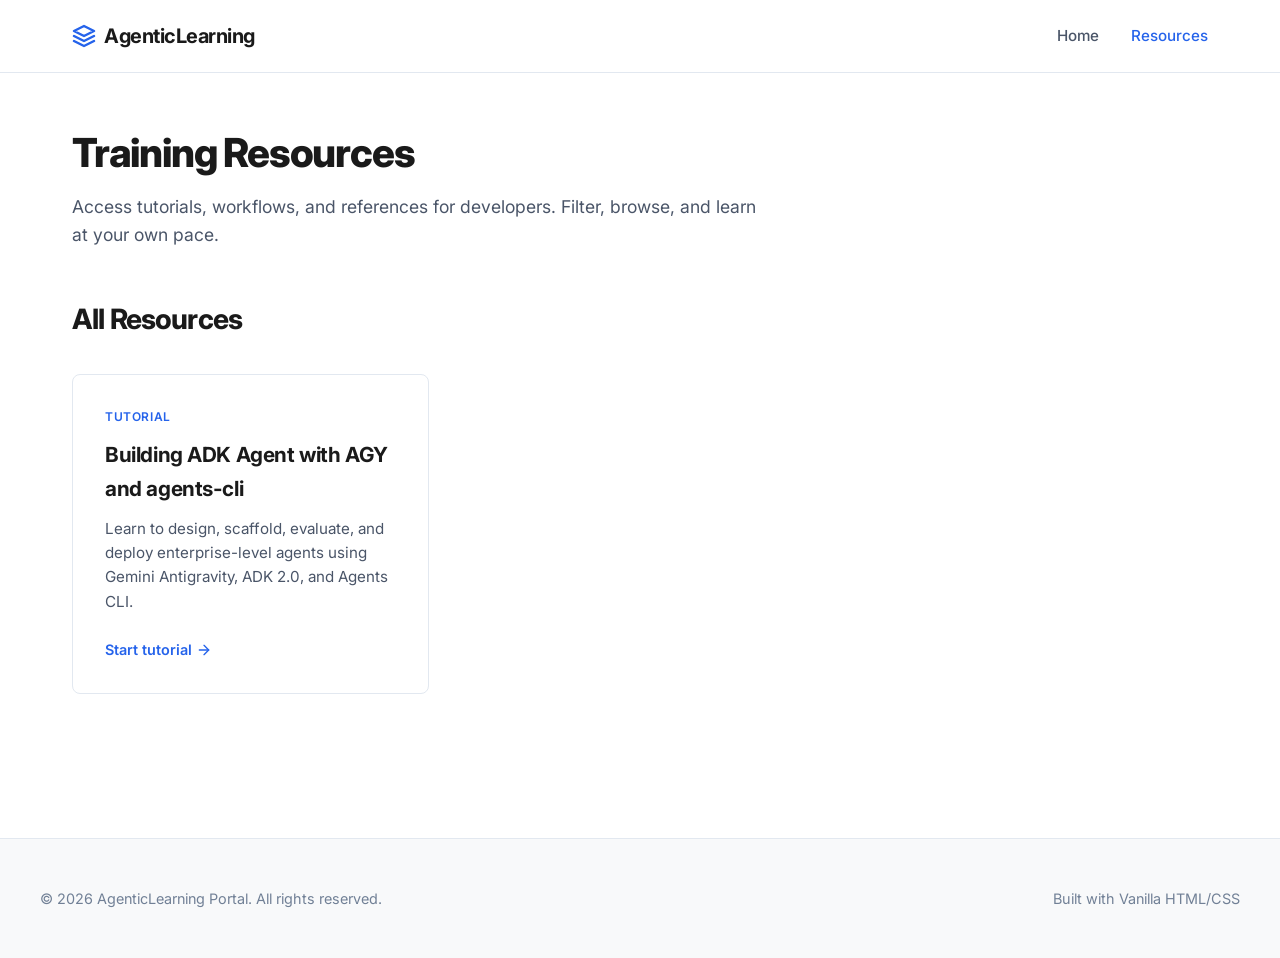
<file: resources.html>
<!DOCTYPE html>
<html lang="en">
<head>
  <meta charset="UTF-8">
  <meta name="viewport" content="width=device-width, initial-scale=1.0">
  <title>Resources | Training Materials</title>
  <meta name="description" content="Browse tutorials, guides, and specifications for designing AI Agents.">
  
  <!-- Google Fonts: Inter -->
  <link rel="preconnect" href="https://fonts.googleapis.com">
  <link rel="preconnect" href="https://fonts.gstatic.com" crossorigin>
  <link href="https://fonts.googleapis.com/css2?family=Inter:wght@400;500;600;700;800&display=swap" rel="stylesheet">
  
  <!-- Custom CSS -->
  <link rel="stylesheet" href="style.css">
</head>
<body>

  <!-- Header / Navigation -->
  <header>
    <div class="nav-container">
      <a href="index.html" class="logo-link">
        <svg class="logo-icon" width="24" height="24" viewBox="0 0 24 24" fill="none" stroke="currentColor" stroke-width="2.5" stroke-linecap="round" stroke-linejoin="round">
          <polygon points="12 2 2 7 12 12 22 7 12 2"></polygon>
          <polyline points="2 17 12 22 22 17"></polyline>
          <polyline points="2 12 12 17 22 12"></polyline>
        </svg>
        <span>AgenticLearning</span>
      </a>
      <nav>
        <ul>
          <li><a href="index.html">Home</a></li>
          <li><a href="resources.html" class="active">Resources</a></li>
        </ul>
      </nav>
    </div>
  </header>

  <!-- Main Content -->
  <main>
    <section style="margin-bottom: 3rem;">
      <h1 style="font-size: 2.5rem; font-weight: 800; letter-spacing: -0.03em; margin-bottom: 0.5rem;">Training Resources</h1>
      <p style="color: var(--text-secondary); font-size: 1.1rem; max-width: 700px;">Access tutorials, workflows, and references for developers. Filter, browse, and learn at your own pace.</p>
    </section>

    <!-- Resources Listing -->
    <section>
      <h2 class="section-title">All Resources</h2>
      <div class="grid-cards">
        <a href="build-adk-agent-with-agy-and-agents-cli.html" class="card">
          <div class="card-tag">Tutorial</div>
          <h3>Building ADK Agent with AGY and agents-cli</h3>
          <p>Learn to design, scaffold, evaluate, and deploy enterprise-level agents using Gemini Antigravity, ADK 2.0, and Agents CLI.</p>
          <div class="card-link">
            <span>Start tutorial</span>
            <svg width="16" height="16" viewBox="0 0 24 24" fill="none" stroke="currentColor" stroke-width="2" stroke-linecap="round" stroke-linejoin="round"><line x1="5" y1="12" x2="19" y2="12"></line><polyline points="12 5 19 12 12 19"></polyline></svg>
          </div>
        </a>
      </div>
    </section>
  </main>

  <!-- Footer -->
  <footer>
    <div class="footer-container">
      <p>&copy; 2026 AgenticLearning Portal. All rights reserved.</p>
      <p>Built with Vanilla HTML/CSS</p>
    </div>
  </footer>

</body>
</html>
</file>
<file: style.css>
/* Reset and variables */
:root {
  --font-family: 'Inter', system-ui, -apple-system, BlinkMacSystemFont, "Segoe UI", Roboto, "Helvetica Neue", Arial, sans-serif;
  --bg-primary: #ffffff;
  --bg-secondary: #f8f9fa;
  --bg-tertiary: #f1f3f5;
  --text-primary: #1a1a1a;
  --text-secondary: #4a5568;
  --text-muted: #718096;
  --accent-color: #2563eb;
  --accent-hover: #1d4ed8;
  --border-color: #e2e8f0;
  --border-dark: #cbd5e1;
  --shadow-sm: 0 1px 2px 0 rgba(0, 0, 0, 0.05);
  --shadow-md: 0 4px 6px -1px rgba(0, 0, 0, 0.1), 0 2px 4px -1px rgba(0, 0, 0, 0.06);
  --max-width: 1200px;
  --border-radius: 8px;
  --transition: all 0.2s cubic-bezier(0.4, 0, 0.2, 1);
}

* {
  box-sizing: border-box;
  margin: 0;
  padding: 0;
}

body {
  font-family: var(--font-family);
  background-color: var(--bg-primary);
  color: var(--text-primary);
  line-height: 1.6;
  -webkit-font-smoothing: antialiased;
  -moz-osx-font-smoothing: grayscale;
}

/* Layout */
body > header {
  border-bottom: 1px solid var(--border-color);
  position: sticky;
  top: 0;
  background-color: rgba(255, 255, 255, 0.9);
  backdrop-filter: blur(8px);
  z-index: 100;
}

.nav-container {
  max-width: var(--max-width);
  margin: 0 auto;
  padding: 1.25rem 2rem;
  display: flex;
  justify-content: space-between;
  align-items: center;
}

.logo-link {
  font-weight: 700;
  font-size: 1.25rem;
  color: var(--text-primary);
  text-decoration: none;
  display: flex;
  align-items: center;
  gap: 0.5rem;
  letter-spacing: -0.025em;
}

.logo-icon {
  color: var(--accent-color);
}

nav ul {
  display: flex;
  list-style: none;
  gap: 2rem;
}

nav a {
  text-decoration: none;
  color: var(--text-secondary);
  font-weight: 500;
  font-size: 0.95rem;
  transition: var(--transition);
}

nav a:hover, nav a.active {
  color: var(--accent-color);
}

main {
  max-width: var(--max-width);
  margin: 0 auto;
  padding: 3rem 2rem 5rem 2rem;
}

footer {
  border-top: 1px solid var(--border-color);
  background-color: var(--bg-secondary);
  padding: 3rem 2rem;
  margin-top: auto;
}

.footer-container {
  max-width: var(--max-width);
  margin: 0 auto;
  display: flex;
  justify-content: space-between;
  align-items: center;
  flex-wrap: wrap;
  gap: 1.5rem;
  color: var(--text-muted);
  font-size: 0.9rem;
}

/* Buttons */
.btn {
  display: inline-flex;
  align-items: center;
  justify-content: center;
  padding: 0.75rem 1.5rem;
  border-radius: var(--border-radius);
  font-weight: 550;
  text-decoration: none;
  font-size: 0.95rem;
  transition: var(--transition);
  cursor: pointer;
  border: 1px solid transparent;
}

.btn-primary {
  background-color: var(--accent-color);
  color: #ffffff;
}

.btn-primary:hover {
  background-color: var(--accent-hover);
}

.btn-secondary {
  background-color: var(--bg-primary);
  border-color: var(--border-color);
  color: var(--text-secondary);
}

.btn-secondary:hover {
  background-color: var(--bg-secondary);
  color: var(--text-primary);
  border-color: var(--border-dark);
}

/* Hero Section */
.hero {
  display: grid;
  grid-template-columns: 1fr 1fr;
  align-items: center;
  gap: 4rem;
  padding: 2rem 0 4rem 0;
}

.hero-content h1 {
  font-size: 3.5rem;
  font-weight: 800;
  line-height: 1.15;
  margin-bottom: 1.5rem;
  letter-spacing: -0.04em;
  color: var(--text-primary);
}

.hero-content p {
  font-size: 1.2rem;
  color: var(--text-secondary);
  margin-bottom: 2rem;
  line-height: 1.7;
}

.hero-buttons {
  display: flex;
  gap: 1rem;
}

.hero-image-container {
  display: flex;
  justify-content: center;
  align-items: center;
}

.hero-image {
  width: 100%;
  max-width: 550px;
  height: auto;
  border-radius: var(--border-radius);
  border: 1px solid var(--border-color);
  box-shadow: var(--shadow-md);
}

/* Sections & Grids */
.section-title {
  font-size: 1.75rem;
  font-weight: 750;
  margin-bottom: 2rem;
  letter-spacing: -0.03em;
  position: relative;
  display: inline-block;
}

.grid-cards {
  display: grid;
  grid-template-columns: repeat(auto-fill, minmax(320px, 1fr));
  gap: 2rem;
  margin-bottom: 4rem;
}

.card {
  background-color: var(--bg-primary);
  border: 1px solid var(--border-color);
  border-radius: var(--border-radius);
  padding: 2rem;
  text-decoration: none;
  color: inherit;
  transition: var(--transition);
  display: flex;
  flex-direction: column;
  height: 100%;
}

.card:hover {
  transform: translateY(-2px);
  border-color: var(--border-dark);
  box-shadow: var(--shadow-sm);
}

.card-tag {
  align-self: flex-start;
  font-size: 0.75rem;
  font-weight: 600;
  text-transform: uppercase;
  letter-spacing: 0.05em;
  color: var(--accent-color);
  margin-bottom: 0.75rem;
}

.card h3 {
  font-size: 1.3rem;
  font-weight: 700;
  margin-bottom: 0.75rem;
  letter-spacing: -0.02em;
}

.card p {
  color: var(--text-secondary);
  font-size: 0.95rem;
  line-height: 1.6;
  margin-bottom: 1.5rem;
  flex-grow: 1;
}

.card-link {
  font-weight: 600;
  font-size: 0.9rem;
  color: var(--accent-color);
  display: flex;
  align-items: center;
  gap: 0.25rem;
}

/* Article / Documentation Layout */
.article-container {
  display: grid;
  grid-template-columns: 1fr 3fr;
  gap: 3rem;
  align-items: start;
}

.sidebar-toc {
  position: sticky;
  top: 6rem;
  border-right: 1px solid var(--border-color);
  padding-right: 1.5rem;
  max-height: calc(100vh - 8rem);
  overflow-y: auto;
}

.toc-title {
  font-size: 0.8rem;
  font-weight: 700;
  text-transform: uppercase;
  letter-spacing: 0.05em;
  color: var(--text-muted);
  margin-bottom: 1rem;
}

.sidebar-toc ul {
  list-style: none;
  display: flex;
  flex-direction: column;
  gap: 0.75rem;
}

.sidebar-toc a {
  text-decoration: none;
  color: var(--text-secondary);
  font-size: 0.9rem;
  transition: var(--transition);
  display: block;
}

.sidebar-toc a:hover, .sidebar-toc a.active {
  color: var(--accent-color);
  font-weight: 550;
}

.article-content {
  max-width: 800px;
}

.article-header {
  margin-bottom: 3rem;
  border-bottom: 1px solid var(--border-color);
  padding-bottom: 2rem;
}

.article-meta {
  font-size: 0.85rem;
  color: var(--text-muted);
  margin-bottom: 0.75rem;
  display: flex;
  gap: 1rem;
}

.article-title {
  font-size: 2.75rem;
  font-weight: 800;
  line-height: 1.2;
  margin-bottom: 1rem;
  letter-spacing: -0.03em;
}

.article-desc {
  font-size: 1.15rem;
  color: var(--text-secondary);
  line-height: 1.6;
}

.article-body h2 {
  font-size: 1.75rem;
  font-weight: 750;
  margin-top: 2.5rem;
  margin-bottom: 1rem;
  letter-spacing: -0.02em;
  border-bottom: 1px solid var(--border-color);
  padding-bottom: 0.5rem;
}

.article-body h3 {
  font-size: 1.3rem;
  font-weight: 700;
  margin-top: 1.75rem;
  margin-bottom: 0.75rem;
  letter-spacing: -0.01em;
}

.article-body p {
  margin-bottom: 1.25rem;
  font-size: 1.05rem;
  color: var(--text-secondary);
}

.article-body ul, .article-body ol {
  margin-bottom: 1.25rem;
  padding-left: 1.5rem;
  color: var(--text-secondary);
}

.article-body li {
  margin-bottom: 0.5rem;
}

/* Callout blocks */
.callout {
  border-left: 4px solid var(--accent-color);
  background-color: var(--bg-secondary);
  padding: 1.25rem 1.5rem;
  border-radius: 0 var(--border-radius) var(--border-radius) 0;
  margin: 1.5rem 0;
}

.callout-title {
  font-weight: 700;
  font-size: 0.95rem;
  margin-bottom: 0.25rem;
  display: flex;
  align-items: center;
  gap: 0.5rem;
}

.callout-info {
  border-color: #3b82f6;
  background-color: #eff6ff;
}
.callout-info .callout-title {
  color: #1d4ed8;
}

.callout-warning {
  border-color: #f59e0b;
  background-color: #fffbeb;
}
.callout-warning .callout-title {
  color: #b45309;
}

.callout-tip {
  border-color: #10b981;
  background-color: #ecfdf5;
}
.callout-tip .callout-title {
  color: #047857;
}

.callout p {
  margin-bottom: 0;
  font-size: 0.95rem;
  color: inherit;
}

/* Article images */
.article-body img {
  max-width: 100%;
  height: auto;
  border-radius: var(--border-radius);
  border: 1px solid var(--border-color);
  margin: 1.5rem 0;
  display: block;
}

/* Code Syntax Styling */
pre {
  position: relative;
  background-color: #1e1e2e;
  border-radius: var(--border-radius);
  padding: 1.25rem;
  overflow-x: auto;
  margin: 1.5rem 0;
  border: 1px solid #313244;
}

.copy-button {
  position: absolute;
  top: 0.5rem;
  right: 0.5rem;
  background-color: rgba(255, 255, 255, 0.08);
  border: 1px solid rgba(255, 255, 255, 0.15);
  border-radius: 4px;
  color: #cdd6f4;
  cursor: pointer;
  transition: var(--transition);
  display: flex;
  align-items: center;
  justify-content: center;
  width: 28px;
  height: 28px;
}

.copy-button:hover {
  background-color: rgba(255, 255, 255, 0.15);
  color: #fff;
}

.copy-button.copied {
  background-color: var(--accent-color);
  border-color: var(--accent-color);
  color: #fff;
}

code {
  font-family: ui-monospace, SFMono-Regular, Menlo, Monaco, Consolas, "Liberation Mono", "Courier New", monospace;
  font-size: 0.9rem;
}

pre code {
  color: #cdd6f4;
  background-color: transparent;
  padding: 0;
  border-radius: 0;
}

:not(pre) > code {
  background-color: var(--bg-tertiary);
  color: var(--text-primary);
  padding: 0.2rem 0.4rem;
  border-radius: 4px;
}

/* Code syntax coloring (basic) */
.token-comment { color: #6c7086; }
.token-keyword { color: #cba6f7; }
.token-string { color: #a6e3a1; }
.token-function { color: #89b4fa; }
.token-number { color: #fab387; }

/* Responsive adjustments */
@media (max-width: 900px) {
  .hero {
    grid-template-columns: 1fr;
    text-align: center;
    gap: 2rem;
  }
  
  .hero-buttons {
    justify-content: center;
  }
  
  .featured-grid {
    grid-template-columns: 1fr;
    gap: 2rem;
  }
  
  .article-container {
    grid-template-columns: 1fr;
  }
  
  .sidebar-toc {
    display: none; /* Hide TOC on smaller screens, or could make it expandable */
  }
}
</file>
